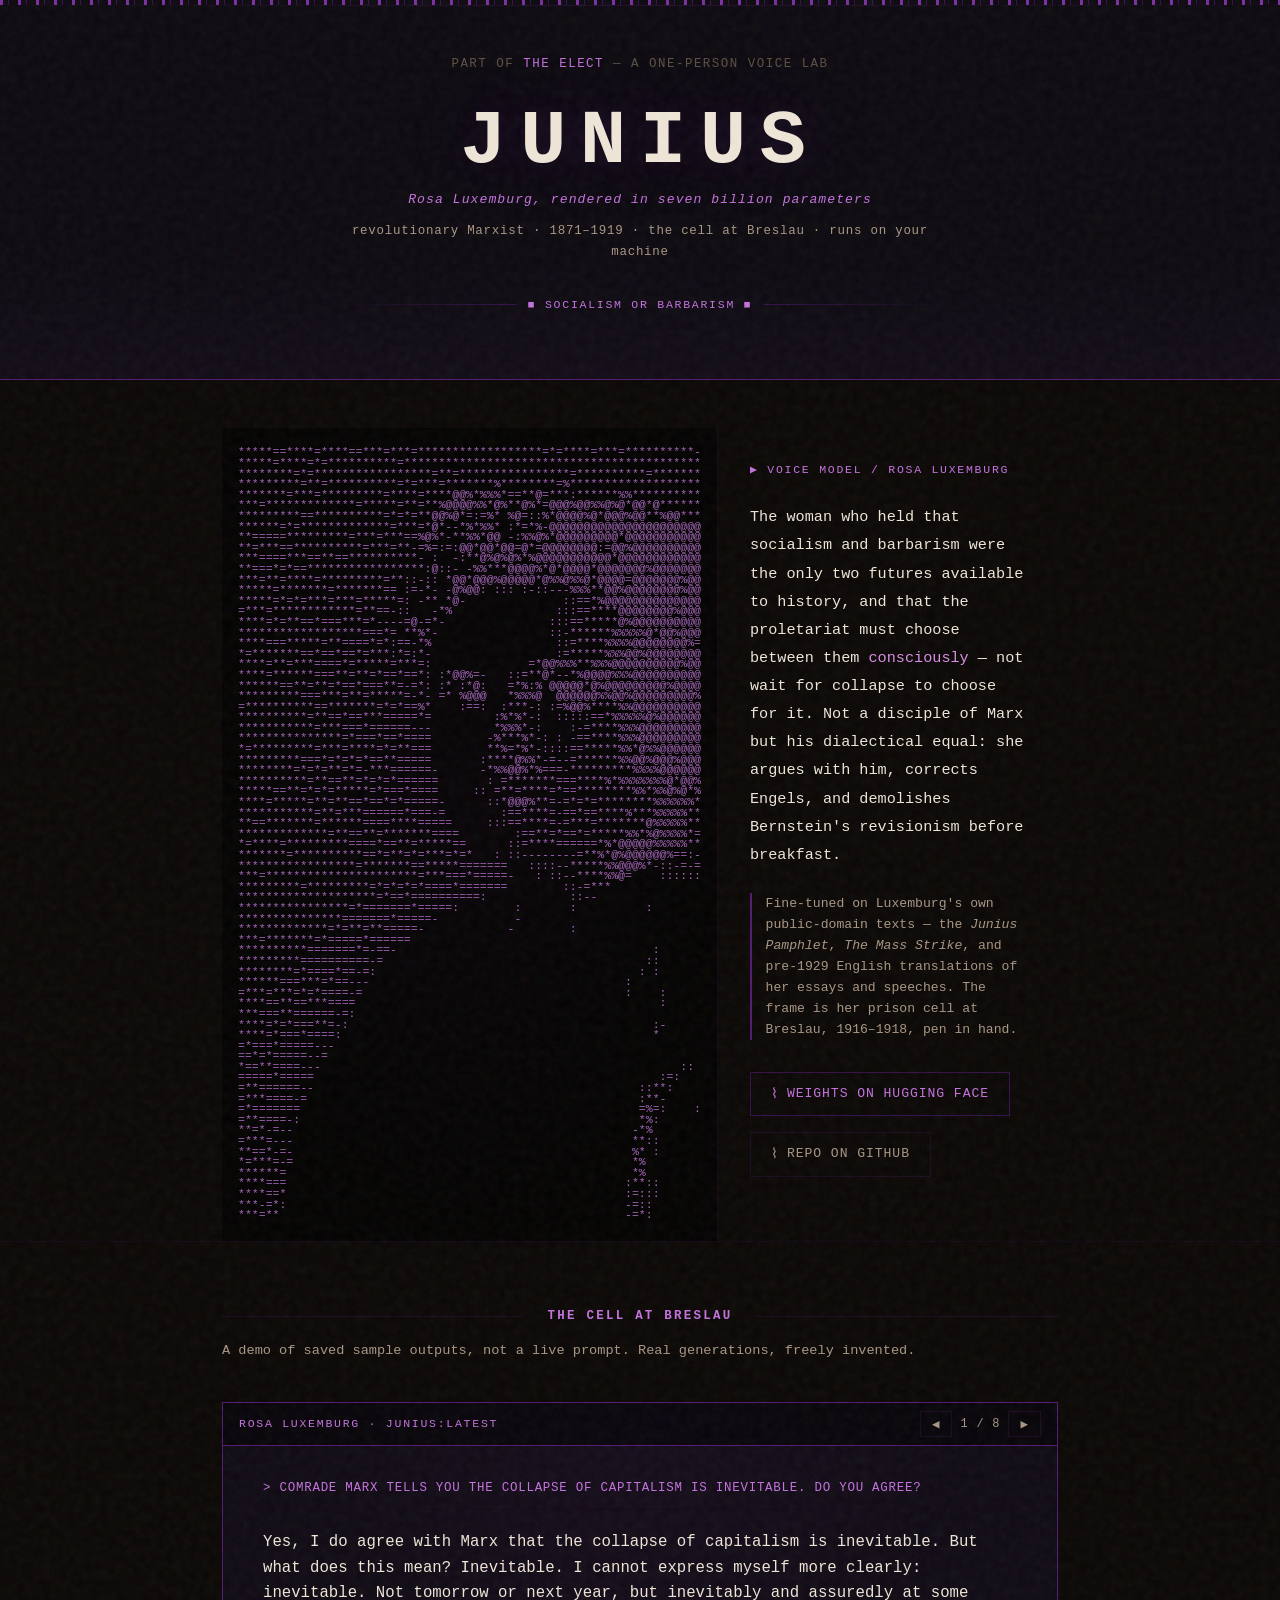
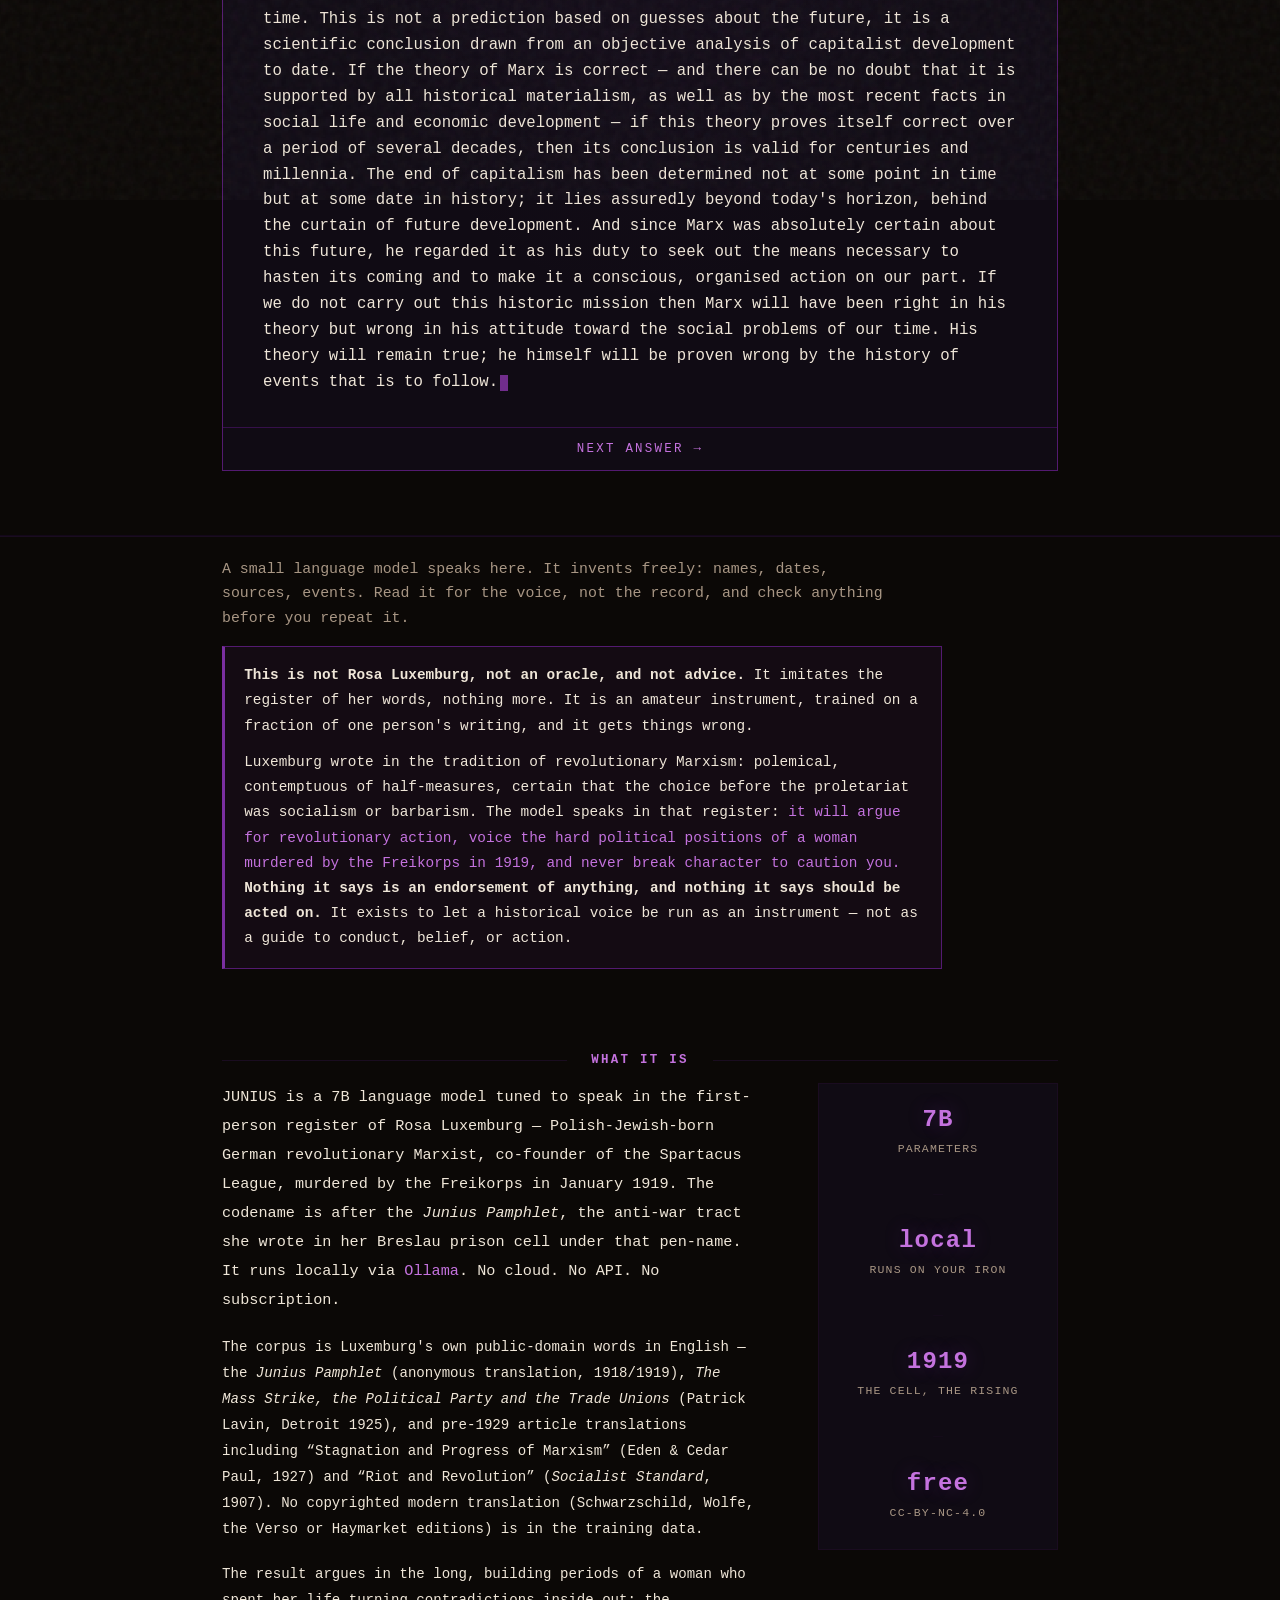
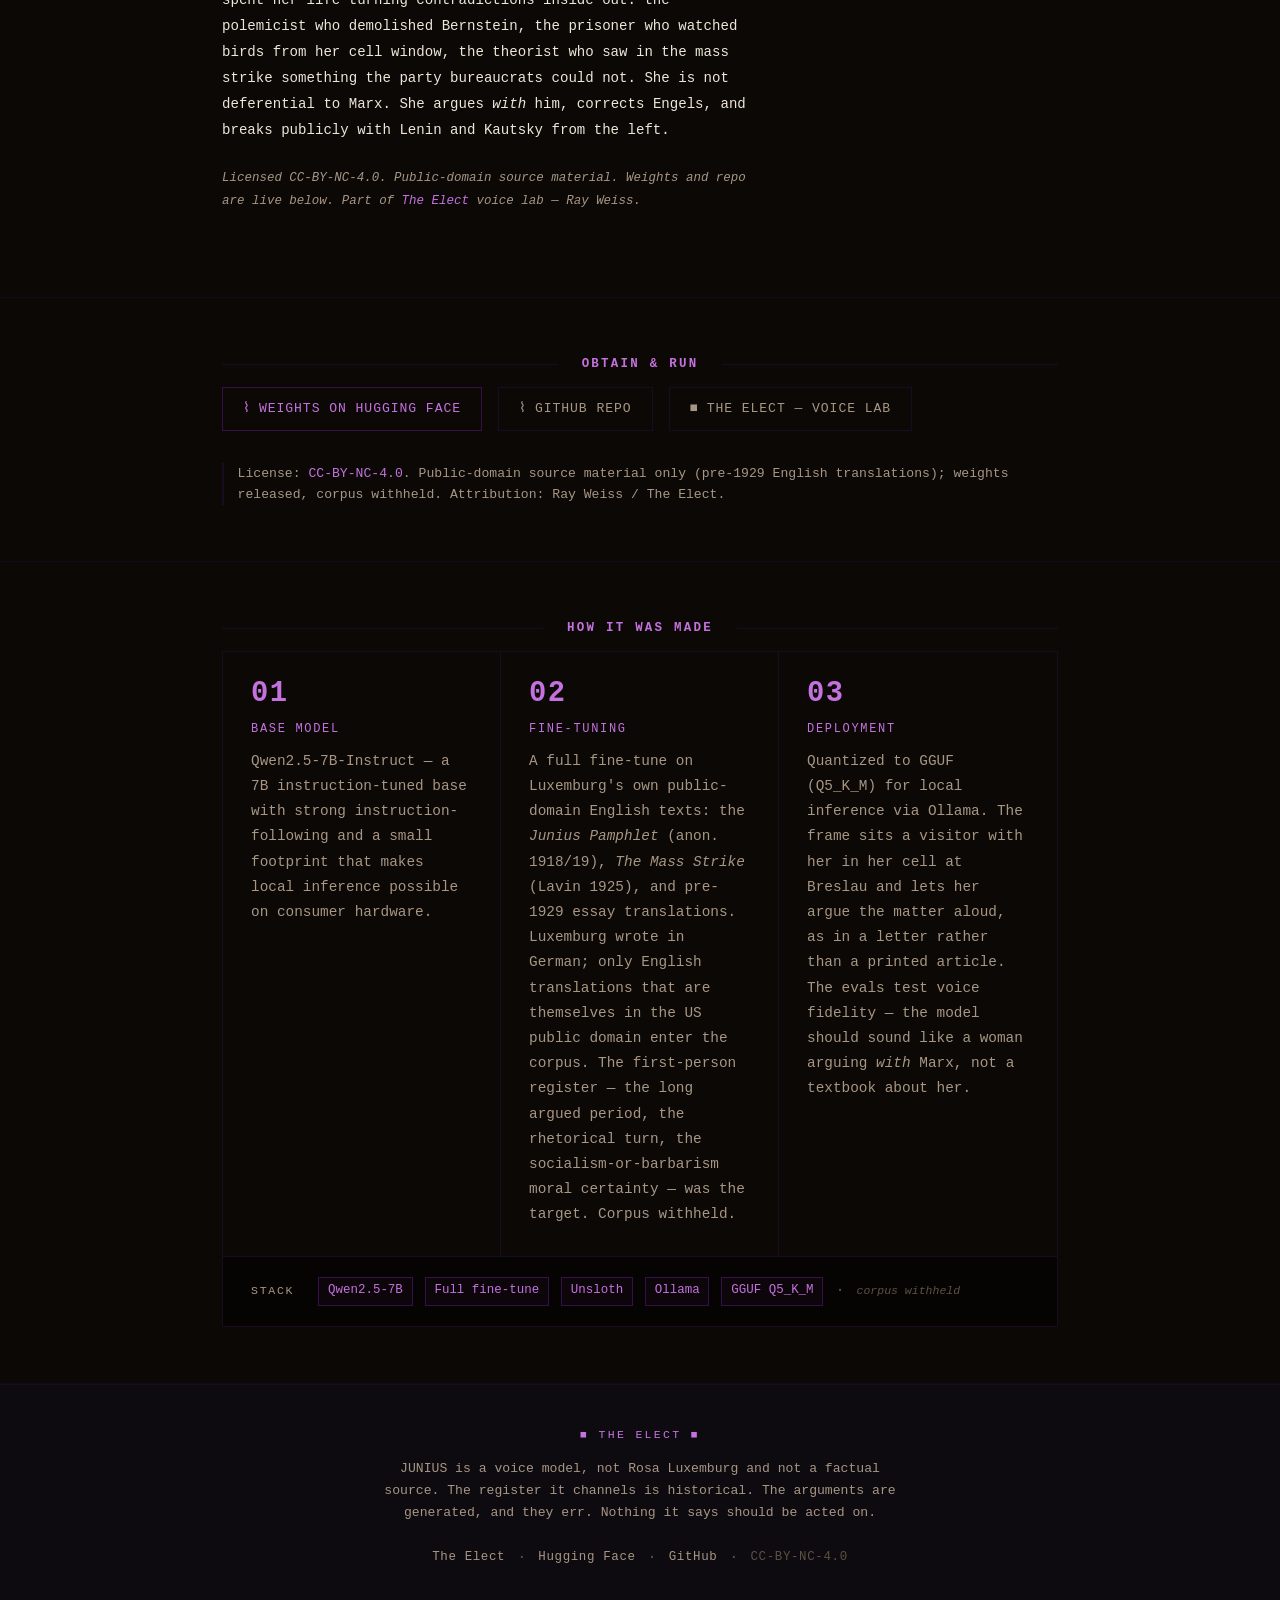
<file: index.html>
<!DOCTYPE html>
<html lang="en">
<head>
<meta charset="UTF-8">
<meta name="viewport" content="width=device-width, initial-scale=1.0">
<title>JUNIUS — Rosa Luxemburg, rendered in seven billion parameters</title>

<link rel="canonical" href="https://lerugray.github.io/junius-7b/">

<!-- Open Graph -->
<meta property="og:type"        content="website">
<meta property="og:url"         content="https://lerugray.github.io/junius-7b/">
<meta property="og:title"       content="JUNIUS -- Rosa Luxemburg (7B voice model)">
<meta property="og:description" content="Rosa Luxemburg, the revolutionary Marxist who argued with Marx as an equal, rendered in seven billion parameters. A voice model you run on your own machine. Qwen2.5-7B, public-domain texts. CC-BY-NC-4.0.">
<meta property="og:image" content="https://lerugray.github.io/junius-7b/assets/og-image.png">
<meta property="og:image:secure_url" content="https://lerugray.github.io/junius-7b/assets/og-image.png">
<meta property="og:image:type" content="image/png">
<meta property="og:image:width" content="1200">
<meta property="og:image:height" content="630">
<meta property="og:image:alt" content="JUNIUS — a Rosa Luxemburg register model (7B)">

<!-- Twitter -->
<meta name="twitter:card"        content="summary_large_image">
<meta name="twitter:url"         content="https://lerugray.github.io/junius-7b/">
<meta name="twitter:title"       content="JUNIUS -- Rosa Luxemburg (7B voice model)">
<meta name="twitter:description" content="Rosa Luxemburg. 7B parameters. Public-domain texts. Runs locally via Ollama. Socialism or barbarism.">
<meta name="twitter:image" content="https://lerugray.github.io/junius-7b/assets/og-image.png">

<link rel="stylesheet" href="./styles.css?v=1">
</head>
<body>

<div class="starfield" aria-hidden="true"></div>
<div class="grain" aria-hidden="true"></div>

<!-- ============================================================
     HEADER
     ============================================================ -->
<header class="site-header">
  <div class="void-rule-top" aria-hidden="true"></div>
  <div class="void-rule-thin" aria-hidden="true"></div>

  <div class="header-inner">
    <span class="lab-crumb">
      Part of <a href="https://lerugray.github.io/the-elect/" target="_blank" rel="noopener">The Elect</a> &mdash; a one-person voice lab
    </span>

    <h1 class="persona-title">JUNIUS</h1>

    <span class="persona-epithet">Rosa Luxemburg, rendered in seven billion parameters</span>
    <span class="persona-register">revolutionary Marxist &middot; 1871&ndash;1919 &middot; the cell at Breslau &middot; runs on your machine</span>

    <div class="header-void-rule" aria-hidden="true">
      <span class="void-line"></span>
      <span class="void-ornament">&#x25A0; SOCIALISM OR BARBARISM &#x25A0;</span>
      <span class="void-line"></span>
    </div>
  </div>
</header>

<main>

  <!-- ============================================================
       PORTRAIT + CAPTION
       ============================================================ -->
  <section class="portrait-section">
    <div class="container">
      <div class="portrait-grid">

        <div class="portrait-frame" aria-label="ASCII portrait of Rosa Luxemburg">
          <pre class="ascii-portrait" aria-hidden="true" id="asciiPortrait">*****==****=****==***=***=******************=*=****=***=**********-*********************************
*****=****=*=**********=****************************************************************************
********=*=*****************=**=****************=**********=****************************************
*********=**=**********=*=***=*******%********=%**************************************************=*
*******=***=*********=****=****@@%*%%%*==**@=***:******%%*******************************************
***=*************=*****=**=**%@@@@%%*@%**@%*=@@@%@@%%@%@*@@*@***************************************
*********==**********=*=*=**@@%@*=:=%* %@=::%*@@@@%@*@@@%@@**%@@*********=**************************
******=*=*************=***=*@*--*%*%%* :*=*%-@@@@@@@@@@@@@@@@@@@@@@%********************************
**=====*********=***=***==%@%*-**%%*@@ -:%%@%*@@@@@@@@@*@@@@@@@@@@@@%%******************************
**=***==**********=***=**-=%=:=:@@*@@*@@=@*=@@@@@@@@:=@@%@@@@@@@@@@@@@******************************
***====***==**==**********- :  -:**@%@%@%*%@@@@@@@@@@@*@@@@@@@@@@@@@%@@@@%************-*************
**===*=*==*****************:@::- -%%***@@@@%*@*@@@@*@@@@@@@%@@@@@@@%@@@@@*@@%***********************
***=**=****=*********=**::-:: *@@*@@@%@@@@@*@%%@%%@*@@@@=@@@@@@@%@@%@@@@@@@@@***********************
*****=*******=*******== :=-*- -@%@@: ::: :-::---%%%**@@%@@@@@@@@%@@@@@@@@@@@@@%***************=****=
*****=*=*=***=***=*****=: -** *@-              ::==*%@@@@@@@@@@@@@@@@@@@@@@@@@@*********************
=***=************=**==-::   -*%               :::==****@@@@@@@@%@@@@@@@@@@@@@%%@%%******************
****=*=**==*===***=*----=@-=*-               :::==*****@%@@@@@@@@@@@@@@@@@@@%@%%@*******************
******************===*= **%*-                ::-******%%%%%@*@@%@@@%%@@@@@@@@@@@@*******************
****===*****=**====*=*:==-*%                  ::=****%%%%@@@@@@@@%=@@@@@@@@@@@@@@%***********=******
*=*******==*==*==*=***:*=:*-                  :=*****%%%@@%@@@@@@@@@@@@@@@@@@@@@%**************=****
****=**=***====*=*****=***=:              =*@@%%%**%%%@@@@@@@@@@%@@@@@@@@@@@@@@@****************=***
****=******===**=**=*==*==*: :*@@%=-   ::=**@*--*%@@@@%%%@@@@@@@@@@@@@@@@@@@%@@%****************===*
******==**=**=*==*===**=-=*: :* :*@:   =*%:% @@@@@*@%@@@@@@@@@%@@@@@@@@@@@@@@@@%******************=*
*********===***=**=*****=-*- =* %@@@   *%%%@  @@@@@@%%@@%@@@@@@@@@%@@@@@@@@@@@%@*************=*===**
=**********==*******=*=*==%*    :==:  :***-: :=%@@%****%%@@@@@@@@@@@@@@@@@@@@@@%***********=*****=**
**********=**==*==***=====*=         :%*%*-:  :::::==*%%%%%@%@@@@@@@@@@@@@@@@%%****************==*=*
***********=***===*======---         *%%%*-:    :-=****%%%@@@@@@@@@@@@@@@@@@%*************=**=====*=
***************=*===*==*====        -%***%*-: : -==****%%%@@@@@@@@%@@@@@@****************=****====
*=*********=***=****=*=**===        **%=*%*-::::==*****%%*@%%@@@@@@@@@@@@%************=**==**=======
*********===*=*=*=*==**=====       :****@%%*-=--=******%%@@%@@@%@@@@@@@@****************============
********=*=*=**=*=-***======-      -*%%@@%*%===-*********%%%%@@@@@@@*%************=*****=====*=====*
**********=**==**=*=*=*======       : =*******===****%*%%%%%%%@*@@%@@@@*****=***=****=*======*======
*****==**=*=*=*****=*===*====     :: =**=****=*==********%%*%%@%@*%@@@%*****=***************==*=*=**
****=*****=**=**==*==*=*=====-      ::*@@@%**=-=*=*=********%%%%%%*%%%%*********************=*=====*
***********=**=***======*===-=        :==****=-==*==****%***%%%%%**@*******=****=***********=**=*==*
**==*******=******====****=====     :::==****=-=***=*******@%%%%%***=**=**=*****************==****=*
*************=**==**=*******====        :==**=*==*=*****%%*%@%%%%*=****==*******************=***=***
*=****=*********====*==**=*****==      ::=****======*%*@@@@@%%%%%**===*===*=**=*********************
*******=**********==*=**=*=***=*=*   : ::--------=**%*@%@@@@@@%==:-=-=*%*=***==*********************
*****************=*******==*****=======   ::::--*****%%@@@%*-::-=-====******************************
***=**********************=***===*=====-   : ::--****%%@=    :::::: :::::-**************************
*********=*********=*=*=*=*====*=======        ::-=***                ::  -=%==*=*******************
********************=*==*==========:            ::--                        ::**********************
****************=*=======*=====:        :       :          :                 ::-=***************%***
***************=======*=====-           -                                    :=**=******************
*************=*=**=**=====-            -        :                           :==***%******%*%********
***=*******=*=====*======                                                  ::--***%%%%*******%***%**
**********=======*=-==-                                     :             -:::-***%*%*%%*%*%%%***%*%
*********==========-=                                      ::           ::::  :**%*%%%*%%%*%%%%%*%*%
********=*====*==-=:                                      : :          ::-:   -*%*%%@@%%%%*%%%%*%***
******===***=*==---                                     :               ::    ****%%%%%%%%**%%%%%%*%
=***=***=*=*====-=                                      :    :         :     =*****%*%%%*%%%%%%%*%**
****==**==***====                                            :              :=****%%%%%%@%%*%*%%%**%
***===**======-=:                                                         ::===-=**%%%%%%@@%**%%%%@*
****=*=*===**=-:                                            :-           ::-==-:=**%%%%%@@%%@%*%*%*%
****=*===*====:                                             *           ::-=*:::-**@%%@%@@@%@%%%%%*%
=*===*=====---                                                         ::===:   =%%***@%%@@@%@%%%*%*
==*=*=====--=                                                         :::=-:   =%****@%@@%@@@%@%%***
*==**====---                                                    ::   ::---    =***=**%@%@@@@@@%@*@%*
=====*=====                                                  :=:    ::-=:    =**=--*%@@@@@%@@@@%%%%%
=**======--                                               ::**:    ::-:     =*=:  *@@@@@@%%@%%@%%*%*
=***====-=                                                :**-     :-:     -=:   *@@%%@@@@@@%@@@%%%%
=*=======                                                 =%=:    ::      ::    %@@*%@@@@@@@@@@@%%%%
=**====-:                                                 *%:            :    -%@@%%%@@@@@@@@@@%@@%%
**=*-=--                                                 -*%                 -*@%***@@@@@@@@@%%%%@%%
=***=---                                                 **::               =*%%*=:*@@@@@@@@@%%@@%%%
**==*-=-                                                 %* :              =****- :@@@@@@@@@@@@%%%@%
*=***=-=                                                 *%               =-=**=  -@@@@@@@%@@@@@%%*%
******=                                                  *%              ---===:  *@@@@@@@@@@@@%%%%%
****===                                                 :**::           ::--==:  *@@@@@@@@@@@%@%%%%*
****==*                                                 :=:::          ::::::   *@@@@@@@@@@@%%%%%%**
***-=*:                                                 -=::          :  ::   =*%%@@@@@@@@%%@%@%%%%*
***=**                                                  -=*:               :=**%@@@@@@@@@@@@%@*%%*%%</pre>
        </div>

        <div class="portrait-caption">
          <span class="caption-tag">&#9654; VOICE MODEL / ROSA LUXEMBURG</span>
          <p class="caption-lead">
            The woman who held that socialism and barbarism were the only two futures
            available to history, and that the proletariat must choose between them
            <em>consciously</em> &mdash; not wait for collapse to choose for it. Not a
            disciple of Marx but his dialectical equal: she argues with him, corrects
            Engels, and demolishes Bernstein's revisionism before breakfast.
          </p>
          <p class="caption-meta">
            Fine-tuned on Luxemburg's own public-domain texts &mdash; the
            <em>Junius Pamphlet</em>, <em>The Mass Strike</em>, and pre-1929
            English translations of her essays and speeches.
            The frame is her prison cell at Breslau, 1916&ndash;1918, pen in hand.
          </p>
          <div class="link-grid" style="margin-top:0.5rem;">
            <a href="https://huggingface.co/lerugray/junius-7b" class="link-btn" target="_blank" rel="noopener">
              <span class="link-icon">&#8967;</span> Weights on Hugging Face
            </a>
            <a href="https://github.com/lerugray/junius-7b" class="link-btn secondary" target="_blank" rel="noopener">
              <span class="link-icon">&#8967;</span> Repo on GitHub
            </a>
          </div>
        </div>

      </div>
    </div>
  </section>

  <!-- ============================================================
       THE CELL — terminal hero
       ============================================================ -->
  <section class="oracle-section">
    <div class="container">
      <h2 class="section-heading">
        <span class="heading-rule"></span>
        <span>THE CELL AT BRESLAU</span>
        <span class="heading-rule"></span>
      </h2>
      <p class="section-sub">A demo of saved sample outputs, not a live prompt. Real generations, freely invented.</p>

      <div class="oracle-terminal" id="oracleTerminal">
        <div class="terminal-bar">
          <span class="terminal-label">ROSA LUXEMBURG &middot; junius:latest</span>
          <div class="terminal-nav">
            <button class="nav-btn" id="prevBtn" aria-label="Previous answer">&#9664;</button>
            <span class="oracle-counter" id="oracleCounter">1 / 8</span>
            <button class="nav-btn" id="nextBtn" aria-label="Next answer">&#9654;</button>
          </div>
        </div>
        <div class="oracle-body">
          <div class="oracle-prompt" id="oraclePrompt">
            Comrade Marx tells you the collapse of capitalism is inevitable. Do you agree?
          </div>
          <div class="oracle-text" id="oracleText">
            Yes, I do agree with Marx that the collapse of capitalism is inevitable. But what does this mean? Inevitable. I cannot express myself more clearly: inevitable. Not tomorrow or next year, but inevitably and assuredly at some time. This is not a prediction based on guesses about the future, it is a scientific conclusion drawn from an objective analysis of capitalist development to date. If the theory of Marx is correct &mdash; and there can be no doubt that it is supported by all historical materialism &mdash; then its conclusion is valid for centuries and millennia. And since Marx was absolutely certain about this future, he regarded it as his duty to seek out the means necessary to hasten its coming and to make it a conscious, organised action on our part.<span class="oracle-cursor" aria-hidden="true"></span>
          </div>
        </div>
        <button class="oracle-advance" id="advanceBtn">NEXT ANSWER &rarr;</button>
      </div>
    </div>
  </section>

  <!-- DISCLAIMER -->
  <div class="accuracy-note">
    <div class="container">
      <p class="accuracy-note-text">A small language model speaks here. It invents freely: names, dates, sources, events. Read it for the voice, not the record, and check anything before you repeat it.</p>
      <div class="persona-disclaimer">
        <p><strong>This is not Rosa Luxemburg, not an oracle, and not advice.</strong> It imitates the register of her words, nothing more. It is an amateur instrument, trained on a fraction of one person's writing, and it gets things wrong.</p>
        <p>Luxemburg wrote in the tradition of revolutionary Marxism: polemical, contemptuous of half-measures, certain that the choice before the proletariat was socialism or barbarism. The model speaks in that register: <span class="warn">it will argue for revolutionary action, voice the hard political positions of a woman murdered by the Freikorps in 1919, and never break character to caution you.</span> <strong>Nothing it says is an endorsement of anything, and nothing it says should be acted on.</strong> It exists to let a historical voice be run as an instrument &mdash; not as a guide to conduct, belief, or action.</p>
      </div>
    </div>
  </div>

  <!-- ============================================================
       ABOUT
       ============================================================ -->
  <section class="about-section">
    <div class="container">
      <h2 class="section-heading">
        <span class="heading-rule"></span>
        <span>WHAT IT IS</span>
        <span class="heading-rule"></span>
      </h2>

      <div class="about-grid">
        <div class="about-body">
          <p class="lead">
            JUNIUS is a 7B language model tuned to speak in the first-person register
            of Rosa Luxemburg &mdash; Polish-Jewish-born German revolutionary Marxist,
            co-founder of the Spartacus League, murdered by the Freikorps in January 1919.
            The codename is after the <em>Junius Pamphlet</em>, the anti-war tract she wrote
            in her Breslau prison cell under that pen-name. It runs locally via
            <a href="https://ollama.com" target="_blank" rel="noopener">Ollama</a>.
            No cloud. No API. No subscription.
          </p>
          <p>
            The corpus is Luxemburg's own public-domain words in English &mdash;
            the <em>Junius Pamphlet</em> (anonymous translation, 1918/1919), <em>The Mass
            Strike, the Political Party and the Trade Unions</em> (Patrick Lavin, Detroit 1925),
            and pre-1929 article translations including &ldquo;Stagnation and Progress of
            Marxism&rdquo; (Eden &amp; Cedar Paul, 1927) and &ldquo;Riot and Revolution&rdquo;
            (<em>Socialist Standard</em>, 1907). No copyrighted modern translation
            (Schwarzschild, Wolfe, the Verso or Haymarket editions) is in the training data.
          </p>
          <p>
            The result argues in the long, building periods of a woman who spent her life
            turning contradictions inside out: the polemicist who demolished Bernstein,
            the prisoner who watched birds from her cell window, the theorist who saw
            in the mass strike something the party bureaucrats could not. She is not
            deferential to Marx. She argues <em>with</em> him, corrects Engels, and
            breaks publicly with Lenin and Kautsky from the left.
          </p>
          <p class="about-footnote">
            Licensed <code>CC-BY-NC-4.0</code>. Public-domain source material.
            Weights and repo are live below. Part of
            <a href="https://lerugray.github.io/the-elect/" target="_blank" rel="noopener">The Elect</a> voice lab
            &mdash; Ray Weiss.
          </p>
        </div>

        <div class="about-stats">
          <div class="stat-item">
            <span class="stat-num">7B</span>
            <span class="stat-label">parameters</span>
          </div>
          <div class="stat-divider" aria-hidden="true">&mdash;</div>
          <div class="stat-item">
            <span class="stat-num">local</span>
            <span class="stat-label">runs on your iron</span>
          </div>
          <div class="stat-divider" aria-hidden="true">&mdash;</div>
          <div class="stat-item">
            <span class="stat-num">1919</span>
            <span class="stat-label">the cell, the rising</span>
          </div>
          <div class="stat-divider" aria-hidden="true">&mdash;</div>
          <div class="stat-item">
            <span class="stat-num">free</span>
            <span class="stat-label">CC-BY-NC-4.0</span>
          </div>
        </div>
      </div>
    </div>
  </section>

  <!-- ============================================================
       LINKS
       ============================================================ -->
  <section class="links-section">
    <div class="container">
      <h2 class="section-heading">
        <span class="heading-rule"></span>
        <span>OBTAIN &amp; RUN</span>
        <span class="heading-rule"></span>
      </h2>

      <div class="link-grid">
        <a href="https://huggingface.co/lerugray/junius-7b" class="link-btn" target="_blank" rel="noopener">
          <span class="link-icon">&#8967;</span> Weights on Hugging Face
        </a>
        <a href="https://github.com/lerugray/junius-7b" class="link-btn secondary" target="_blank" rel="noopener">
          <span class="link-icon">&#8967;</span> GitHub repo
        </a>
        <a href="https://lerugray.github.io/the-elect/" class="link-btn elect" target="_blank" rel="noopener">
          <span class="link-icon">&#x25A0;</span> The Elect &mdash; voice lab
        </a>
      </div>

      <p class="license-note">
        License: <code>CC-BY-NC-4.0</code>. Public-domain source material only (pre-1929 English translations); weights released, corpus withheld.
        Attribution: Ray Weiss / The Elect.
      </p>
    </div>
  </section>

  <!-- ============================================================
       METHOD
       ============================================================ -->
  <section class="method-section">
    <div class="container">
      <h2 class="section-heading">
        <span class="heading-rule"></span>
        <span>HOW IT WAS MADE</span>
        <span class="heading-rule"></span>
      </h2>

      <div class="method-inner">
        <div class="method-rows">
          <div class="method-step">
            <div class="step-num">01</div>
            <div class="step-title">BASE MODEL</div>
            <p>Qwen2.5-7B-Instruct &mdash; a 7B instruction-tuned base with strong
            instruction-following and a small footprint that makes local inference
            possible on consumer hardware.</p>
          </div>
          <div class="method-step">
            <div class="step-num">02</div>
            <div class="step-title">FINE-TUNING</div>
            <p>A full fine-tune on Luxemburg's own public-domain English texts: the
            <em>Junius Pamphlet</em> (anon. 1918/19), <em>The Mass Strike</em>
            (Lavin 1925), and pre-1929 essay translations. Luxemburg wrote in German;
            only English translations that are themselves in the US public domain
            enter the corpus. The first-person register &mdash; the long argued period,
            the rhetorical turn, the socialism-or-barbarism moral certainty &mdash; was
            the target. Corpus withheld.</p>
          </div>
          <div class="method-step">
            <div class="step-num">03</div>
            <div class="step-title">DEPLOYMENT</div>
            <p>Quantized to GGUF (Q5_K_M) for local inference via Ollama. The frame
            sits a visitor with her in her cell at Breslau and lets her argue the
            matter aloud, as in a letter rather than a printed article. The evals
            test voice fidelity &mdash; the model should sound like a woman arguing
            <em>with</em> Marx, not a textbook about her.</p>
          </div>
        </div>
        <div class="method-stack">
          <span class="stack-label">Stack</span>
          <div class="stack-items">
            <span class="stack-item">Qwen2.5-7B</span>
            <span class="stack-item">Full fine-tune</span>
            <span class="stack-item">Unsloth</span>
            <span class="stack-item">Ollama</span>
            <span class="stack-item">GGUF Q5_K_M</span>
            <span class="stack-sep">&middot;</span>
            <span class="stack-withheld">corpus withheld</span>
          </div>
        </div>
      </div>
    </div>
  </section>

</main>

<!-- ============================================================
     FOOTER
     ============================================================ -->
<footer class="site-footer">
  <div class="container">
    <div class="footer-inner">
      <div class="footer-sigil">&#x25A0; THE ELECT &#x25A0;</div>
      <p class="footer-note">
        JUNIUS is a voice model, not Rosa Luxemburg and not a factual source. The
        register it channels is historical. The arguments are generated, and they err.
        Nothing it says should be acted on.
      </p>
      <div class="footer-links">
        <a href="https://lerugray.github.io/the-elect/" class="footer-link" target="_blank" rel="noopener">The Elect</a>
        <span class="footer-sep">&middot;</span>
        <a href="https://huggingface.co/lerugray/junius-7b" class="footer-link" target="_blank" rel="noopener">Hugging Face</a>
        <span class="footer-sep">&middot;</span>
        <a href="https://github.com/lerugray/junius-7b" class="footer-link" target="_blank" rel="noopener">GitHub</a>
        <span class="footer-sep">&middot;</span>
        <span class="footer-link" style="color:var(--text-muted)">CC-BY-NC-4.0</span>
      </div>
    </div>
  </div>
</footer>

<script>
// ============================================================
// Answer player
// Loads from assets/samples.json; falls back to 2 inline
// entries if fetch fails (offline / file:// / no server)
// ============================================================

const INLINE_ORACLES = [
  {
    prompt: "Comrade Marx tells you the collapse of capitalism is inevitable. Do you agree?",
    text: "Yes, I do agree with Marx that the collapse of capitalism is inevitable. But what does this mean? Inevitable. I cannot express myself more clearly: inevitable. Not tomorrow or next year, but inevitably and assuredly at some time. This is not a prediction based on guesses about the future, it is a scientific conclusion drawn from an objective analysis of capitalist development to date. If the theory of Marx is correct — and there can be no doubt that it is supported by all historical materialism, as well as by the most recent facts in social life and economic development — then its conclusion is valid for centuries and millennia. And since Marx was absolutely certain about this future, he regarded it as his duty to seek out the means necessary to hasten its coming and to make it a conscious, organised action on our part."
  },
  {
    prompt: "Bourgeois society says order has been restored. What do those words mean to you?",
    text: "Order? Yes, it has been restored. But what order is this! The most brutal of all existing orders, a police state. This order will be maintained by the worst and bloodiest form of rule that mankind has yet seen: terror. In place of liberty there are laws against every kind of individual and social protest, in place of democracy there is a military despotism, in place of parliamentary rights there are prison sentences. They want to rule without parliament or public opinion, without freedom of speech, press, or assembly; they want to rule with guns."
  }
];

let oracles = [...INLINE_ORACLES];
let currentIndex = 0;

const promptEl  = document.getElementById('oraclePrompt');
const textEl    = document.getElementById('oracleText');
const counterEl = document.getElementById('oracleCounter');
const prevBtn   = document.getElementById('prevBtn');
const nextBtn   = document.getElementById('nextBtn');
const advanceBtn = document.getElementById('advanceBtn');

function updateCounter() {
  counterEl.textContent = (currentIndex + 1) + ' / ' + oracles.length;
}

function escapeHtml(str) {
  return str
    .replace(/&/g, '&amp;')
    .replace(/</g, '&lt;')
    .replace(/>/g, '&gt;')
    .replace(/"/g, '&quot;');
}

function showOracle(idx) {
  var o = oracles[idx];
  textEl.classList.add('fading');
  setTimeout(function() {
    promptEl.textContent = o.prompt;
    textEl.innerHTML = escapeHtml(o.text) +
      '<span class="oracle-cursor" aria-hidden="true"></span>';
    textEl.classList.remove('fading');
    updateCounter();
  }, 240);
}

prevBtn.addEventListener('click', function() {
  currentIndex = (currentIndex - 1 + oracles.length) % oracles.length;
  showOracle(currentIndex);
});

nextBtn.addEventListener('click', function() {
  currentIndex = (currentIndex + 1) % oracles.length;
  showOracle(currentIndex);
});

advanceBtn.addEventListener('click', function() {
  currentIndex = (currentIndex + 1) % oracles.length;
  showOracle(currentIndex);
});

document.addEventListener('keydown', function(e) {
  if (e.key === 'ArrowRight') nextBtn.click();
  if (e.key === 'ArrowLeft')  prevBtn.click();
});

// Load full sample set from JSON
fetch('./assets/samples.json')
  .then(function(r) { return r.json(); })
  .then(function(data) {
    if (Array.isArray(data) && data.length > 0) {
      var valid = data.filter(function(d) {
        return d && d.text && d.text.trim().length > 0 &&
               d.text.indexOf('[ERR]') === -1;
      });
      if (valid.length > 0) {
        oracles = valid;
        currentIndex = 0;
        showOracle(0);
        updateCounter();
      }
    }
  })
  .catch(function() { /* offline / file:// — use inline fallback silently */ });

// Init
updateCounter();

// ============================================================
// ASCII portrait — load from assets file
// ============================================================
fetch('./assets/junius-ascii.txt')
  .then(function(r) { return r.text(); })
  .then(function(txt) {
    document.getElementById('asciiPortrait').textContent = txt;
  })
  .catch(function() {
    /* offline / file:// — keep the inline portrait already in the <pre> */
  });

</script>

</body>
</html>
</file>
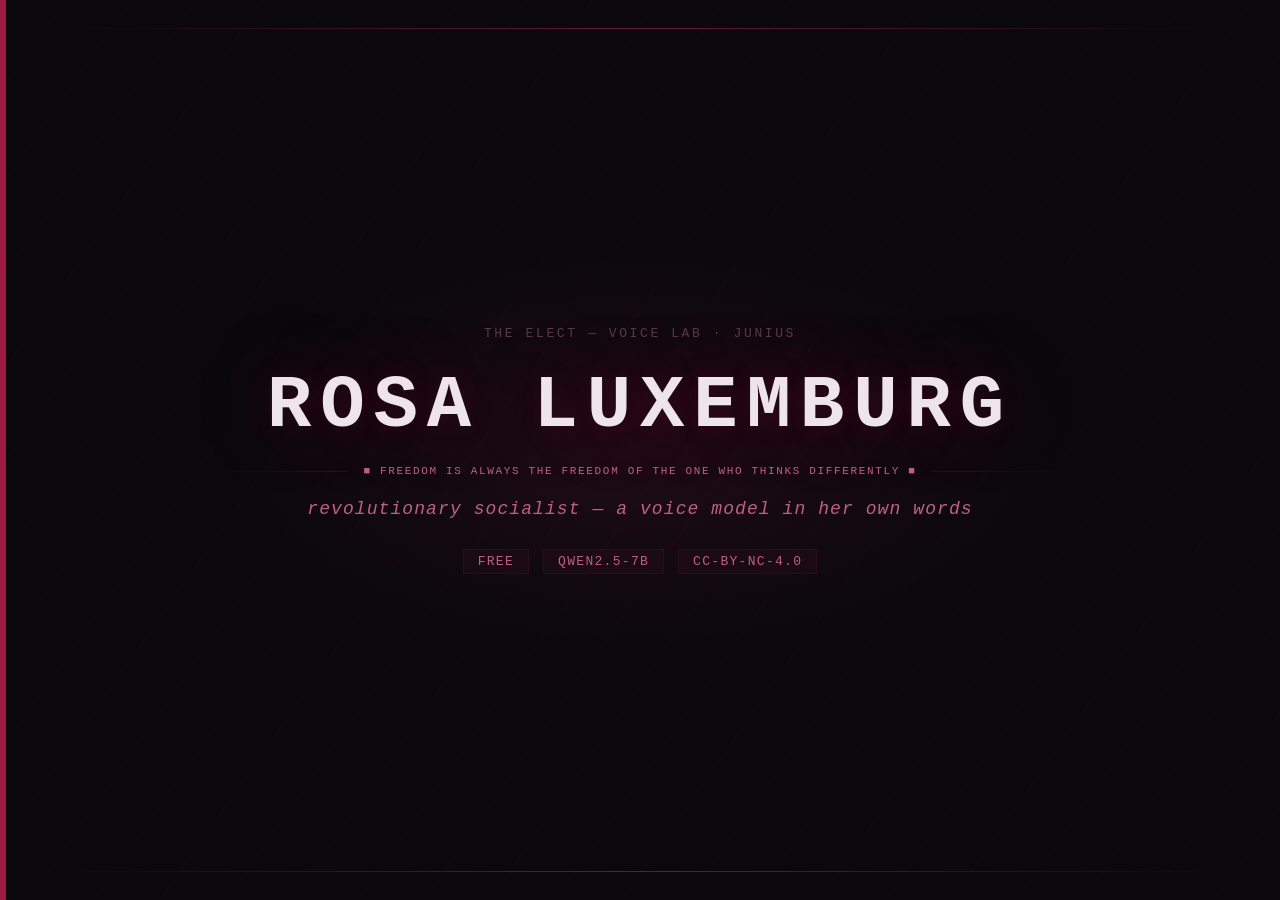
<file: assets/og-card.html>
<!DOCTYPE html>
<html lang="en">
<head>
<meta charset="UTF-8">
<meta name="viewport" content="width=1200">
<style>
  * { box-sizing: border-box; margin: 0; padding: 0; }
  html, body {
    width: 1200px;
    height: 630px;
    overflow: hidden;
    background: #0a080d;
    font-family: 'Courier New', 'Lucida Console', monospace;
  }

  /* Crimson diagonal grain */
  .stripes {
    position: absolute;
    inset: 0;
    background:
      repeating-linear-gradient(
        -55deg,
        transparent 0px,
        transparent 52px,
        rgba(140, 20, 60, 0.025) 52px,
        rgba(140, 20, 60, 0.025) 54px
      );
  }

  /* Rose-crimson glow behind name */
  .glow-blob {
    position: absolute;
    top: 50%;
    left: 50%;
    transform: translate(-50%, -50%);
    width: 860px;
    height: 420px;
    background: radial-gradient(ellipse, rgba(180, 30, 80, 0.12) 0%, transparent 70%);
    pointer-events: none;
  }

  .card {
    position: absolute;
    inset: 0;
    display: flex;
    flex-direction: column;
    align-items: center;
    justify-content: center;
    padding: 60px 80px;
  }

  /* Top broadsheet rule */
  .card::before {
    content: '';
    position: absolute;
    top: 28px; left: 60px; right: 60px;
    height: 1px;
    background: linear-gradient(90deg, transparent, #6b1a35, transparent);
  }

  /* Bottom broadsheet rule */
  .card::after {
    content: '';
    position: absolute;
    bottom: 28px; left: 60px; right: 60px;
    height: 1px;
    background: linear-gradient(90deg, transparent, #6b1a35, transparent);
  }

  /* Crimson accent bar */
  .accent-bar {
    position: absolute;
    left: 0; top: 0; bottom: 0;
    width: 6px;
    background: #9e1a44;
  }

  .lab-tag {
    font-size: 13px;
    letter-spacing: 0.2em;
    color: #5a3a48;
    text-transform: uppercase;
    margin-bottom: 28px;
  }

  .name {
    font-size: 74px;
    font-weight: 700;
    letter-spacing: 0.12em;
    color: #ede4ec;
    line-height: 1;
    margin-bottom: 22px;
    text-shadow:
      0 0 80px rgba(180, 30, 80, 0.28),
      0 0 30px rgba(180, 30, 80, 0.14);
  }

  .divider {
    display: flex;
    align-items: center;
    gap: 16px;
    width: 860px;
    margin-bottom: 22px;
  }

  .div-line {
    flex: 1;
    height: 1px;
    background: linear-gradient(90deg, transparent, #2a0f1a);
  }

  .div-line:last-child {
    background: linear-gradient(90deg, #2a0f1a, transparent);
  }

  .div-mark {
    color: #c06080;
    font-size: 11px;
    letter-spacing: 0.15em;
    white-space: nowrap;
  }

  .epithet {
    font-size: 18px;
    color: #c06080;
    letter-spacing: 0.06em;
    font-style: italic;
    margin-bottom: 30px;
    text-align: center;
  }

  .tags {
    display: flex;
    gap: 14px;
  }

  .tag {
    font-size: 13px;
    color: #c06080;
    border: 1px solid #2a0f1a;
    padding: 4px 14px;
    letter-spacing: 0.1em;
    text-transform: uppercase;
    background: rgba(180, 30, 80, 0.05);
  }
</style>
</head>
<body>
  <div class="stripes"></div>
  <div class="accent-bar"></div>
  <div class="glow-blob"></div>
  <div class="card">
    <div class="lab-tag">The Elect &mdash; Voice Lab &middot; Junius</div>
    <div class="name">ROSA LUXEMBURG</div>
    <div class="divider">
      <span class="div-line"></span>
      <span class="div-mark">&#x25A0; FREEDOM IS ALWAYS THE FREEDOM OF THE ONE WHO THINKS DIFFERENTLY &#x25A0;</span>
      <span class="div-line"></span>
    </div>
    <div class="epithet">revolutionary socialist &mdash; a voice model in her own words</div>
    <div class="tags">
      <span class="tag">Free</span>
      <span class="tag">Qwen2.5-7B</span>
      <span class="tag">CC-BY-NC-4.0</span>
    </div>
  </div>
</body>
</html>
</file>
<file: styles.css>
/* ============================================================
   JUNIUS — Rosa Luxemburg voice model landing page
   House base: The Elect terminal-grimoire aesthetic
   Persona register: dialectical heterodox Marxist, the prison cell,
   socialism or barbarism, the Spartacus rising
   Accent: revolutionary violet on near-black
   DISTINCT from the crimson voices (Brown, Marx); same grimoire family
   ============================================================ */

:root {
  /* ── House base (inherited from The Elect) ── */
  --bg:          #0b0806;   /* lifted off pure-black so dim text & the
                               violet accents read instead of vibrating */
  --bg-card:     #100b14;
  --bg-header:   #0d0a10;
  --text:        #efe6d8;   /* warm bone/cream — old paper, brightened */
  --text-dim:    #a89684;   /* lifted: disclaimer / caption-meta / about
                               body now read clearly */
  --text-muted:  #5e5044;
  --border:      #1a0c20;
  --border-dim:  #130818;
  --font-mono:   'Courier New', 'Lucida Console', 'DejaVu Sans Mono', monospace;

  /* ── Junius/Luxemburg: revolutionary violet ── */
  --void:        #000000;
  --red:         #9b3dbf;          /* peak violet */
  --red-mid:     #7a2fa0;          /* main accent (borders/surfaces) */
  --red-dim:     #531a70;          /* border / dim accent (NON-text) */
  --red-ember:   #35104a;          /* very dark violet surface (NON-text) */
  --red-glow:    rgba(140, 60, 190, 0.12);
  --red-faint:   rgba(140, 60, 190, 0.05);
  /* ── Legible violet TEXT — brightened, WCAG AA on the dark bg.
     The dim/ember/mid violets above stay for borders & surfaces; violet TEXT
     uses these so labels/links/headings clear 4.5:1 (3:1 large) and stop
     vibrating on near-black. Clearly violet — not pink, not grey. ── */
  --red-text:    #c472de;          /* brightened violet — labels/links/headings
                                      clear ~9:1 on bg */
  --red-text-hi: #d98fe8;          /* peak/hover lift */
  --portrait-tint: #b870d0;        /* lifted so the ascii portrait reads
                                      as a face, not a dim smear */
}

/* ── RESET ── */
*, *::before, *::after { box-sizing: border-box; margin: 0; padding: 0; }
html { scroll-behavior: smooth; font-size: 16px; }

body {
  background-color: var(--bg);
  color: var(--text);
  font-family: var(--font-mono);
  font-size: 0.95rem;
  line-height: 1.7;
  position: relative;
  overflow-x: hidden;
  min-height: 100vh;
}

/* ── TEXTURE LAYERS ── */

/* Film grain / static */
.grain {
  position: fixed;
  inset: -200%;
  z-index: 999;
  pointer-events: none;
  width: 400%; height: 400%;
  opacity: 0.055;
  background-image: url("data:image/svg+xml,%3Csvg viewBox='0 0 512 512' xmlns='http://www.w3.org/2000/svg'%3E%3Cfilter id='noise'%3E%3CfeTurbulence type='fractalNoise' baseFrequency='0.85' numOctaves='4' stitchTiles='stitch'/%3E%3C/filter%3E%3Crect width='100%25' height='100%25' filter='url(%23noise)'/%3E%3C/svg%3E");
  animation: grain 0.5s steps(1) infinite;
}

@keyframes grain {
  0%   { transform: translate(0,0); }
  10%  { transform: translate(-3%,-4%); }
  20%  { transform: translate(-6%,2%); }
  30%  { transform: translate(3%,-1%); }
  40%  { transform: translate(-1%,6%); }
  50%  { transform: translate(-5%,1%); }
  60%  { transform: translate(2%,4%); }
  70%  { transform: translate(-4%,-2%); }
  80%  { transform: translate(4%,-3%); }
  90%  { transform: translate(1%,5%); }
  100% { transform: translate(-2%,-5%); }
}

/* Faint diagonal field — prison-cell grain, barely visible */
.starfield {
  position: fixed;
  inset: 0;
  z-index: 0;
  pointer-events: none;
  background:
    repeating-linear-gradient(
      -55deg,
      transparent 0px,
      transparent 52px,
      rgba(100, 30, 140, 0.025) 52px,
      rgba(100, 30, 140, 0.025) 54px
    ),
    radial-gradient(1px 1px at 12% 18%, rgba(140,60,190,0.20) 0%, transparent 100%),
    radial-gradient(1px 1px at 35% 8%,  rgba(232,221,207,0.12) 0%, transparent 100%),
    radial-gradient(1px 1px at 67% 22%, rgba(140,60,190,0.12) 0%, transparent 100%),
    radial-gradient(1px 1px at 82% 5%,  rgba(232,221,207,0.15) 0%, transparent 100%),
    radial-gradient(1px 1px at 9%  44%, rgba(140,60,190,0.10) 0%, transparent 100%),
    radial-gradient(1px 1px at 91% 38%, rgba(232,221,207,0.10) 0%, transparent 100%),
    radial-gradient(1px 1px at 48% 60%, rgba(140,60,190,0.08) 0%, transparent 100%),
    radial-gradient(1px 1px at 24% 72%, rgba(232,221,207,0.10) 0%, transparent 100%),
    radial-gradient(1px 1px at 77% 66%, rgba(140,60,190,0.12) 0%, transparent 100%);
}

/* ── LAYOUT ── */
.container {
  max-width: 900px;
  margin: 0 auto;
  padding: 0 2rem;
  position: relative;
  z-index: 1;
}

/* ============================================================
   HEADER — broadsheet treatment
   ============================================================ */

.site-header {
  background: var(--bg-header);
  border-bottom: 1px solid var(--red-dim);
  padding: 0 0 2.5rem;
  text-align: center;
  position: relative;
  overflow: hidden;
  z-index: 1;
}

/* Violet glow at base of header */
.site-header::after {
  content: '';
  position: absolute;
  bottom: -1px; left: 0; right: 0;
  height: 120px;
  background: linear-gradient(to top, rgba(140,60,190,0.04), transparent);
  pointer-events: none;
}

/* Top rule — thick+thin broadsheet pattern */
.void-rule-top {
  width: 100%;
  height: 5px;
  background:
    repeating-linear-gradient(
      90deg,
      var(--red-mid) 0px, var(--red-mid) 3px,
      transparent 3px, transparent 8px,
      var(--red-ember) 8px, var(--red-ember) 9px,
      transparent 9px, transparent 18px
    );
  margin-bottom: 0;
}

.void-rule-thin {
  width: 100%;
  height: 1px;
  background: linear-gradient(90deg, transparent, var(--red-ember), transparent);
  margin-bottom: 3rem;
  opacity: 0.6;
}

.header-inner {
  max-width: 700px;
  margin: 0 auto 1.5rem;
  padding: 0 2rem;
}

.lab-crumb {
  display: block;
  font-size: 0.78rem;
  letter-spacing: 0.12em;
  color: var(--text-muted);
  text-transform: uppercase;
  margin-bottom: 1.8rem;
}

.lab-crumb a {
  color: var(--red-text);
  text-decoration: none;
  transition: color 0.2s;
}

.lab-crumb a:hover { color: var(--red-text-hi); }

/* The name */
.persona-title {
  font-family: var(--font-mono);
  font-size: clamp(2rem, 7vw, 4.8rem);
  font-weight: 700;
  letter-spacing: 0.18em;
  color: var(--text);
  line-height: 1;
  margin-bottom: 0.5rem;
  text-shadow:
    0 0 80px rgba(140, 60, 190, 0.22),
    0 0 30px rgba(140, 60, 190, 0.10);
}

.persona-epithet {
  display: block;
  font-size: 0.82rem;
  letter-spacing: 0.08em;
  color: var(--red-text);
  margin-bottom: 0.6rem;
  font-style: italic;
}

.persona-register {
  font-size: 0.78rem;
  color: var(--text-dim);
  letter-spacing: 0.06em;
  margin-bottom: 2rem;
  display: block;
}

/* Header rule */
.header-void-rule {
  display: flex;
  align-items: center;
  gap: 0.75rem;
  max-width: 600px;
  margin: 0 auto;
}

.void-line {
  flex: 1;
  height: 1px;
  background: linear-gradient(90deg, transparent, var(--red-ember));
}

.void-line:last-child {
  background: linear-gradient(90deg, var(--red-ember), transparent);
}

.void-ornament {
  color: var(--red-text);
  font-size: 0.72rem;
  letter-spacing: 0.15em;
  white-space: nowrap;
}

/* ============================================================
   PORTRAIT PANEL
   ============================================================ */

.portrait-section {
  padding: 3rem 0 0;
  border-bottom: 1px solid var(--border-dim);
  position: relative;
  z-index: 1;
}

.portrait-grid {
  display: grid;
  grid-template-columns: 1fr 340px;
  gap: 0;
  min-height: 400px;
}

.portrait-frame {
  background: rgba(0,0,0,0.6);
  border-right: 1px solid var(--border-dim);
  display: flex;
  align-items: center;
  justify-content: flex-start;
  padding: 1rem;
  overflow: hidden;
  position: relative;
}

.portrait-frame::before {
  content: '';
  position: absolute;
  inset: 0;
  background:
    radial-gradient(ellipse at 50% 50%, rgba(140,60,190,0.03) 0%, transparent 70%);
  pointer-events: none;
}

.ascii-portrait {
  font-family: var(--font-mono);
  font-size: clamp(0.55rem, 1.3vw, 0.72rem);
  line-height: 0.92;
  letter-spacing: 0;
  color: var(--portrait-tint);
  opacity: 0.92;
  white-space: pre;
  display: block;
  max-width: 100%;
  overflow: hidden;
}

.portrait-caption {
  padding: 2rem;
  display: flex;
  flex-direction: column;
  justify-content: center;
  gap: 1.5rem;
}

.caption-tag {
  font-size: 0.72rem;
  letter-spacing: 0.15em;
  color: var(--red-text);
  text-transform: uppercase;
}

.caption-lead {
  font-size: 0.95rem;
  color: var(--text);
  line-height: 1.85;
}

.caption-lead em {
  color: var(--red-text-hi);
  font-style: normal;
}

.caption-meta {
  font-size: 0.82rem;
  color: var(--text-dim);
  line-height: 1.6;
  border-left: 2px solid var(--red-dim);
  padding-left: 0.85rem;
}

/* ============================================================
   TERMINAL — THE CELL AT BRESLAU
   ============================================================ */

.oracle-section {
  padding: 4rem 0;
  border-bottom: 1px solid var(--border-dim);
  position: relative;
  z-index: 1;
}

.section-heading {
  display: flex;
  align-items: center;
  gap: 1.5rem;
  font-size: 0.78rem;
  letter-spacing: 0.18em;
  color: var(--red-text);
  margin-bottom: 0.75rem;
  text-transform: uppercase;
}

.heading-rule {
  flex: 1;
  height: 1px;
  background: var(--border);
}

.section-sub {
  font-size: 0.85rem;
  color: var(--text-dim);
  margin-bottom: 2.5rem;
}

/* The terminal box */
.oracle-terminal {
  border: 1px solid var(--red-dim);
  background: var(--bg-card);
  position: relative;
  overflow: hidden;
}

.oracle-terminal::before {
  content: '';
  position: absolute;
  inset: 0;
  background: radial-gradient(ellipse at 50% 0%, rgba(140,60,190,0.04) 0%, transparent 55%);
  pointer-events: none;
  z-index: 0;
}

.terminal-bar {
  display: flex;
  justify-content: space-between;
  align-items: center;
  padding: 0.5rem 1rem;
  border-bottom: 1px solid var(--red-dim);
  background: rgba(0,0,0,0.5);
  position: relative;
  z-index: 1;
}

.terminal-label {
  font-size: 0.72rem;
  letter-spacing: 0.15em;
  color: var(--red-text);
  text-transform: uppercase;
}

.terminal-nav {
  display: flex;
  gap: 0.5rem;
  align-items: center;
}

.nav-btn {
  background: transparent;
  border: 1px solid var(--border);
  color: var(--text-dim);
  font-family: var(--font-mono);
  font-size: 0.78rem;
  padding: 0.25rem 0.7rem;
  cursor: pointer;
  letter-spacing: 0.06em;
  transition: all 0.2s;
  text-transform: uppercase;
  position: relative;
  z-index: 1;
}

.nav-btn:hover {
  border-color: var(--red-dim);
  color: var(--red-text-hi);
  background: rgba(140, 60, 190, 0.05);
}

.oracle-counter {
  font-size: 0.75rem;
  color: var(--text-dim);
  letter-spacing: 0.06em;
  min-width: 40px;
  text-align: center;
}

.oracle-body {
  padding: 2rem 2.5rem;
  min-height: 200px;
  position: relative;
  z-index: 1;
}

.oracle-prompt {
  font-size: 0.78rem;
  color: var(--red-text);
  letter-spacing: 0.06em;
  margin-bottom: 1.25rem;
  text-transform: uppercase;
  border-bottom: 1px solid var(--border-dim);
  padding-bottom: 0.6rem;
}

.oracle-prompt::before {
  content: '> ';
  color: var(--red-text);
}

.oracle-text {
  font-size: 0.98rem;
  color: var(--text);
  line-height: 1.65;
  transition: opacity 0.25s ease;
}

.oracle-text.fading { opacity: 0; }

/* Cursor blink */
.oracle-cursor {
  display: inline-block;
  width: 8px;
  height: 1em;
  background: var(--red);
  vertical-align: text-bottom;
  margin-left: 2px;
  animation: cursor-blink 1.4s step-end infinite;
  opacity: 0.7;
}

@keyframes cursor-blink {
  0%, 100% { opacity: 0.7; }
  50%       { opacity: 0; }
}

/* Advance button */
.oracle-advance {
  display: block;
  width: 100%;
  background: transparent;
  border: none;
  border-top: 1px solid var(--red-ember);
  color: var(--red-text);
  font-family: var(--font-mono);
  font-size: 0.78rem;
  letter-spacing: 0.18em;
  text-transform: uppercase;
  padding: 0.85rem 1rem;
  cursor: pointer;
  transition: all 0.2s;
  text-align: center;
  position: relative;
  z-index: 1;
}

.oracle-advance:hover {
  background: rgba(140, 60, 190, 0.04);
  color: var(--red-text-hi);
  border-top-color: var(--red-dim);
}

/* ── DISCLAIMER ── */
.accuracy-note {
  border-top: 1px solid var(--border);
  padding: 1.25rem 0 1.1rem;
  position: relative;
  z-index: 1;
}

.accuracy-note-text {
  color: var(--text-dim);
  font-size: 0.93rem;
  line-height: 1.65;
  max-width: 680px;
}

.persona-disclaimer {
  margin-top: 1rem;
  max-width: 720px;
  border: 1px solid var(--red-dim);
  border-left: 3px solid var(--red-mid);
  background: rgba(140, 60, 190, 0.07);
  padding: 1rem 1.2rem;
}

.persona-disclaimer p {
  font-size: 0.9rem;
  color: var(--text);
  line-height: 1.75;
  margin: 0;
}

.persona-disclaimer p + p { margin-top: 0.7rem; }

.persona-disclaimer strong {
  color: var(--text);
  font-weight: 700;
}

.persona-disclaimer .warn {
  color: var(--red-text);
}

/* ============================================================
   ABOUT
   ============================================================ */

.about-section {
  padding: 4rem 0;
  border-bottom: 1px solid var(--border-dim);
  position: relative;
  z-index: 1;
}

.about-grid {
  display: grid;
  grid-template-columns: 1fr 240px;
  gap: 3.5rem;
  align-items: start;
}

.about-body p {
  margin-bottom: 1.2rem;
  color: var(--text);
  font-size: 0.88rem;
  line-height: 1.85;
}

.about-body .lead {
  font-size: 0.95rem;
  line-height: 1.9;
}

.about-body a {
  color: var(--red-text);
  text-decoration: none;
  transition: color 0.2s;
}

.about-body a:hover { color: var(--red-text-hi); }

.about-footnote {
  font-size: 0.78rem !important;
  color: var(--text-dim) !important;
  font-style: italic;
  margin-top: 1.5rem;
}

.about-stats {
  border: 1px solid var(--border);
  padding: 1.5rem;
  background: var(--bg-card);
  display: flex;
  flex-direction: column;
  align-items: center;
  gap: 1.25rem;
}

.stat-item { text-align: center; }

.stat-num {
  display: block;
  font-size: 1.5rem;
  font-weight: 700;
  color: var(--red-text);
  letter-spacing: 0.05em;
  line-height: 1;
  margin-bottom: 0.25rem;
  text-shadow: 0 0 20px rgba(140, 60, 190, 0.3);
}

.stat-label {
  font-size: 0.72rem;
  letter-spacing: 0.1em;
  color: var(--text-dim);
  text-transform: uppercase;
}

.stat-divider {
  color: var(--border);
  font-size: 1rem;
  opacity: 0.5;
}

/* ============================================================
   LINKS
   ============================================================ */

.links-section {
  padding: 3.5rem 0;
  border-bottom: 1px solid var(--border-dim);
  position: relative;
  z-index: 1;
}

.link-grid {
  display: flex;
  flex-wrap: wrap;
  gap: 1rem;
  margin-bottom: 2rem;
}

.link-btn {
  display: inline-flex;
  align-items: center;
  gap: 0.5rem;
  padding: 0.6rem 1.25rem;
  font-family: var(--font-mono);
  font-size: 0.82rem;
  letter-spacing: 0.07em;
  text-decoration: none;
  border: 1px solid var(--red-ember);
  color: var(--red-text);
  background: transparent;
  transition: all 0.2s ease;
  text-transform: uppercase;
}

.link-btn:hover {
  background: rgba(140, 60, 190, 0.06);
  border-color: var(--red-mid);
  color: var(--red-text-hi);
  box-shadow: 0 0 16px rgba(140, 60, 190, 0.08);
}

.link-btn.secondary {
  border-color: var(--border);
  color: var(--text-dim);
}

.link-btn.secondary:hover {
  border-color: var(--text-dim);
  color: var(--text);
  background: rgba(255,255,255,0.02);
  box-shadow: none;
}

.link-btn.coming-soon {
  border-color: var(--border);
  color: var(--text-muted);
  cursor: default;
  opacity: 0.6;
}

.link-btn.elect {
  border-color: var(--border);
  color: var(--text-dim);
}

.link-btn.elect:hover {
  border-color: var(--red-ember);
  color: var(--red-text);
  background: var(--red-faint);
}

.link-icon { font-size: 0.85rem; }

.license-note {
  font-size: 0.82rem;
  color: var(--text-dim);
  line-height: 1.6;
  border-left: 2px solid var(--border);
  padding-left: 0.85rem;
}

.license-note code {
  color: var(--red-text);
  font-family: var(--font-mono);
}

/* ============================================================
   METHOD
   ============================================================ */

.method-section {
  padding: 3.5rem 0;
  border-bottom: 1px solid var(--border-dim);
  position: relative;
  z-index: 1;
}

.method-inner {
  border: 1px solid var(--border);
  overflow: hidden;
}

.method-rows {
  display: grid;
  grid-template-columns: repeat(3, 1fr);
}

.method-step {
  padding: 1.75rem;
  border-right: 1px solid var(--border);
  position: relative;
  transition: background 0.2s;
}

.method-rows .method-step:last-child {
  border-right: none;
}

.method-step:hover { background: rgba(140,60,190,0.015); }

.step-num {
  font-size: 1.8rem;
  font-weight: 700;
  color: var(--red-text);
  line-height: 1;
  margin-bottom: 0.6rem;
  letter-spacing: 0.05em;
}

.step-title {
  font-size: 0.75rem;
  letter-spacing: 0.14em;
  color: var(--red-text);
  margin-bottom: 0.6rem;
  text-transform: uppercase;
}

.method-step p {
  font-size: 0.9rem;
  color: var(--text-dim);
  line-height: 1.75;
}

.method-stack {
  padding: 1.25rem 1.75rem;
  background: rgba(0,0,0,0.4);
  border-top: 1px solid var(--border);
  display: flex;
  align-items: center;
  gap: 1.5rem;
  flex-wrap: wrap;
}

.stack-label {
  font-size: 0.72rem;
  letter-spacing: 0.15em;
  color: var(--text-dim);
  text-transform: uppercase;
  white-space: nowrap;
}

.stack-items {
  display: flex;
  align-items: center;
  gap: 0.75rem;
  flex-wrap: wrap;
}

.stack-item {
  font-size: 0.78rem;
  color: var(--red-text);
  background: rgba(140, 60, 190, 0.04);
  border: 1px solid var(--red-ember);
  padding: 0.18rem 0.55rem;
}

.stack-sep { color: var(--text-muted); }

.stack-withheld {
  font-size: 0.72rem;
  color: var(--text-muted);
  font-style: italic;
}

/* ============================================================
   FOOTER
   ============================================================ */

.site-footer {
  border-top: 1px solid var(--border);
  padding: 2.5rem 0 2rem;
  background: var(--bg-header);
  position: relative;
  z-index: 1;
}

.footer-inner { text-align: center; }

.footer-sigil {
  font-size: 0.72rem;
  letter-spacing: 0.2em;
  color: var(--red-text);
  margin-bottom: 0.85rem;
}

.footer-note {
  font-size: 0.82rem;
  color: var(--text-dim);
  max-width: 520px;
  margin: 0 auto 1.25rem;
  line-height: 1.7;
}

.footer-links {
  display: flex;
  justify-content: center;
  align-items: center;
  gap: 0.75rem;
  flex-wrap: wrap;
}

.footer-link {
  font-size: 0.78rem;
  color: var(--text-dim);
  text-decoration: none;
  letter-spacing: 0.05em;
  transition: color 0.2s;
}

.footer-link:hover { color: var(--red-text); }
.footer-sep { color: var(--text-muted); }

/* ============================================================
   ENTRANCE ANIMATIONS
   CRITICAL: default state is opacity:1, transform:none
   Animations are enhancement only — fill-mode:forwards
   Plain no-wait headless capture MUST see the full page
   ============================================================ */

@keyframes fade-up {
  from { opacity: 0; transform: translateY(10px); }
  to   { opacity: 1; transform: translateY(0); }
}

@keyframes fade-in {
  from { opacity: 0; }
  to   { opacity: 1; }
}

/* Only animate when user has NOT requested reduced motion */
@media (prefers-reduced-motion: no-preference) {
  .site-header    { animation: fade-up 0.6s 0.0s ease forwards; }
  .portrait-section { animation: fade-up 0.6s 0.1s ease forwards; }
  .oracle-section   { animation: fade-up 0.6s 0.15s ease forwards; }
  .about-section    { animation: fade-up 0.6s 0.2s ease forwards; }
  .links-section    { animation: fade-up 0.6s 0.25s ease forwards; }
  .method-section   { animation: fade-up 0.6s 0.3s ease forwards; }
  .site-footer      { animation: fade-in 0.6s 0.4s ease forwards; }
}

/* REQUIRED: forced full visibility when animation is off */
@media (prefers-reduced-motion: reduce) {
  .site-header,
  .portrait-section,
  .oracle-section,
  .about-section,
  .links-section,
  .method-section,
  .site-footer {
    animation: none !important;
    opacity: 1 !important;
    transform: none !important;
  }
}

/* ============================================================
   RESPONSIVE
   ============================================================ */

@media (max-width: 780px) {
  .portrait-grid {
    grid-template-columns: 1fr;
  }
  .portrait-frame {
    border-right: none;
    border-bottom: 1px solid var(--border-dim);
    padding: 1.25rem;
  }
  .about-grid {
    grid-template-columns: 1fr;
    gap: 2rem;
  }
  .about-stats {
    flex-direction: row;
    justify-content: space-around;
    flex-wrap: wrap;
  }
  .method-rows {
    grid-template-columns: 1fr;
  }
  .method-rows .method-step {
    border-right: none;
    border-bottom: 1px solid var(--border);
  }
  .method-rows .method-step:last-child {
    border-bottom: none;
  }
}

@media (max-width: 500px) {
  .persona-title { letter-spacing: 0.1em; }
  .container { padding: 0 1rem; }
  .oracle-body { padding: 1.5rem 1.25rem; }
  .link-grid { flex-direction: column; }
}
</file>
